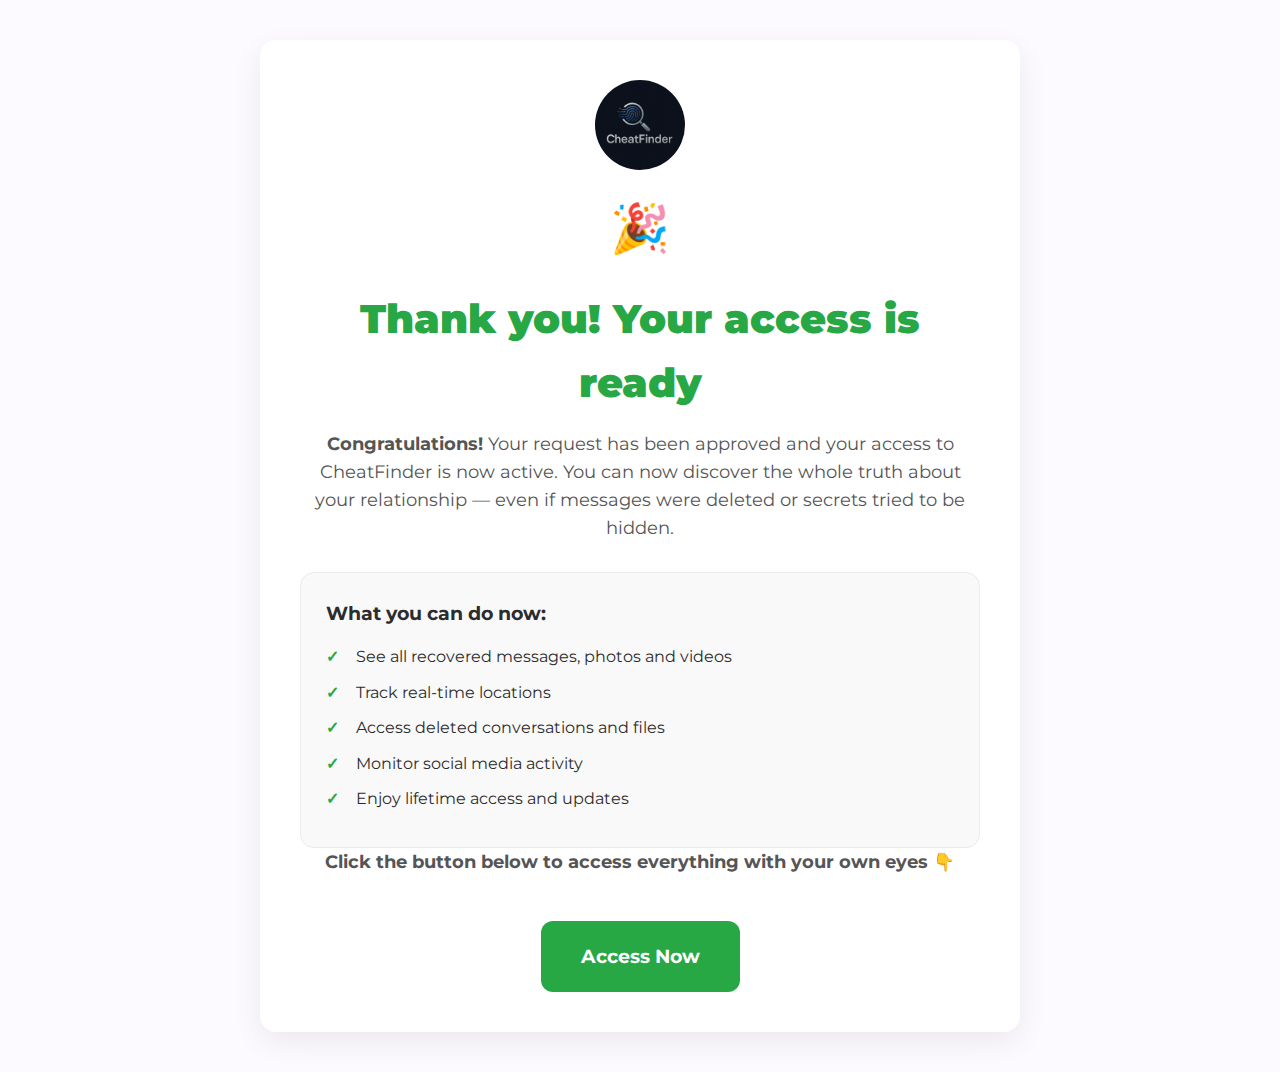
<file: thank-you/index.html>
<!DOCTYPE html>
<html lang="en">
<head>
    <meta charset="UTF-8">
    <meta name="viewport" content="width=device-width, initial-scale=1.0">
    <title>Thank You - CheatFinder</title>
    <link rel="preconnect" href="https://fonts.googleapis.com">
    <link rel="preconnect" href="https://fonts.gstatic.com" crossorigin>
    <link href="https://fonts.googleapis.com/css2?family=Montserrat:wght@400;700;900&display=swap" rel="stylesheet">
    <style>
        :root {
            --primary-color: #8A2BE2;
            --secondary-color: #9370DB;
            --dark-text: #2c2c2c;
            --light-text: #555;
            --background-color: #fdfaff;
            --white-color: #ffffff;
            --border-color: #ebebeb;
            --success-color: #28a745;
        }
        * {
            margin: 0;
            padding: 0;
            box-sizing: border-box;
            font-family: 'Montserrat', sans-serif;
        }
        body {
            background-color: var(--background-color);
            color: var(--dark-text);
            line-height: 1.6;
        }
        .container {
            max-width: 800px;
            margin: 0 auto;
            padding: 40px 20px;
            text-align: center;
        }
        .main-content {
            background-color: var(--white-color);
            border-radius: 16px;
            padding: 40px;
            box-shadow: 0 10px 30px rgba(0,0,0,0.07);
        }
        .icon {
            font-size: 3rem;
            color: var(--success-color);
            margin-bottom: 20px;
        }
        h1 {
            font-weight: 900;
            font-size: 2.5rem;
            color: var(--success-color);
            margin-bottom: 15px;
        }
        p {
            font-size: 1.1rem;
            color: var(--light-text);
            margin-bottom: 25px;
            max-width: 650px;
            margin-left: auto;
            margin-right: auto;
        }
        .cta-button {
            display: inline-block;
            background-color: var(--success-color);
            color: var(--white-color);
            padding: 20px 40px;
            border-radius: 12px;
            text-decoration: none;
            font-size: 1.2rem;
            font-weight: 700;
            border: none;
            cursor: pointer;
            margin-top: 20px;
            transition: background-color 0.3s;
        }
        .cta-button:hover {
            background-color: #218838;
        }
        .feature-box {
            text-align: left;
            background-color: #f9f9f9;
            border: 1px solid var(--border-color);
            border-radius: 14px;
            padding: 25px;
            margin-top: 30px;
        }
        .feature-box h2 {
            font-weight: 700;
            color: var(--dark-text);
            margin: 0 0 15px 0;
            font-size: 1.2rem;
        }
        .feature-box ul {
            list-style: none;
            padding: 0;
            margin: 0;
        }
        .feature-box li {
            margin-bottom: 10px;
            color: var(--dark-text);
            padding-left: 30px;
            position: relative;
        }
        .feature-box li::before {
            content: '✓';
            color: var(--success-color);
            font-weight: 900;
            position: absolute;
            left: 0;
            top: 0;
        }
    </style>
</head>
<body>
    <div class="container">
        <div class="main-content">
            <img src="../assets/images/logo-cheatfinder.png" alt="CheatFinder Logo" style="max-width: 90px; display: block; margin: 0 auto 20px auto; border-radius: 50%;">
            <div class="icon">🎉</div>
            <h1>Thank you! Your access is ready</h1>
            <p><b>Congratulations!</b> Your request has been approved and your access to CheatFinder is now active. You can now discover the whole truth about your relationship — even if messages were deleted or secrets tried to be hidden.</p>
            
            <div class="feature-box">
                <h2>What you can do now:</h2>
                <ul>
                    <li>See all recovered messages, photos and videos</li>
                    <li>Track real-time locations</li>
                    <li>Access deleted conversations and files</li>
                    <li>Monitor social media activity</li>
                    <li>Enjoy lifetime access and updates</li>
                </ul>
            </div>

            <p><b>Click the button below to access everything with your own eyes 👇</b></p>
            
            <a href="https://spymate.site/home" class="cta-button">
                Access Now
            </a>
        </div>
    </div>
    <script src="https://app.mundpay.com/js/oneclick.js"></script>
</body>
</html>
</file>
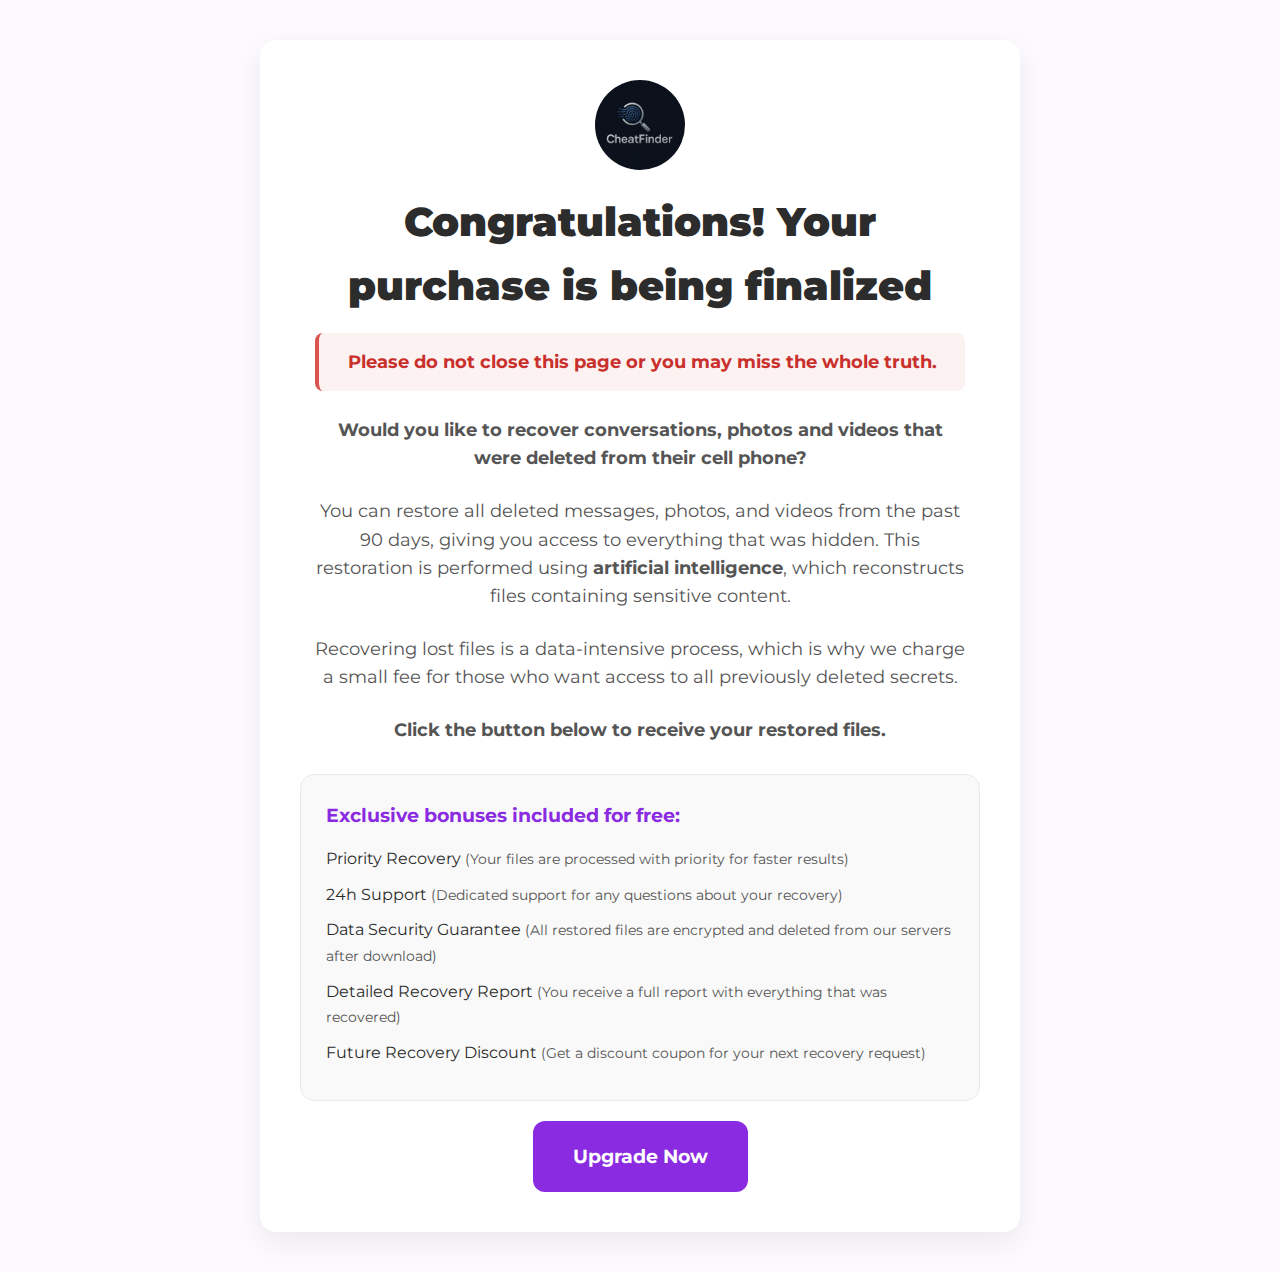
<file: up1/index.html>
<!DOCTYPE html>
<html lang="en">
<head>
    <meta charset="UTF-8">
    <meta name="viewport" content="width=device-width, initial-scale=1.0">
    <title>Success! Access the application now!</title>
    <link rel="preconnect" href="https://fonts.googleapis.com">
    <link rel="preconnect" href="https://fonts.gstatic.com" crossorigin>
    <link href="https://fonts.googleapis.com/css2?family=Montserrat:wght@400;700;900&display=swap" rel="stylesheet">
    <style>
        :root {
            --primary-color: #8A2BE2;
            --secondary-color: #9370DB;
            --dark-text: #2c2c2c;
            --light-text: #555;
            --background-color: #fdfaff;
            --white-color: #ffffff;
            --border-color: #ebebeb;
            --success-color: #28a745;
        }
        * {
            margin: 0;
            padding: 0;
            box-sizing: border-box;
            font-family: 'Montserrat', sans-serif;
        }
        body {
            background-color: var(--background-color);
            color: var(--dark-text);
            line-height: 1.6;
        }
        .container {
            max-width: 800px;
            margin: 0 auto;
            padding: 40px 20px;
            text-align: center;
        }
        .main-content {
            background-color: var(--white-color);
            border-radius: 16px;
            padding: 40px;
            box-shadow: 0 10px 30px rgba(0,0,0,0.07);
        }
        .icon {
            font-size: 3rem;
            margin-bottom: 20px;
        }
        h1 {
            font-weight: 900;
            font-size: 2.5rem;
            color: var(--dark-text);
            margin-bottom: 15px;
        }
        p {
            font-size: 1.1rem;
            color: var(--light-text);
            margin-bottom: 25px;
            max-width: 650px;
            margin-left: auto;
            margin-right: auto;
        }
        .mndpay_btn {
            display: inline-block;
            background-color: var(--primary-color);
            color: var(--white-color);
            padding: 20px 40px;
            border-radius: 12px;
            text-decoration: none;
            font-size: 1.2rem;
            font-weight: 700;
            border: none;
            cursor: pointer;
            margin-top: 20px;
            transition: background-color 0.3s;
        }
        .mndpay_btn:hover {
            background-color: var(--secondary-color);
        }
        .bonus-box {
            text-align: left;
            background-color: #f9f9f9;
            border: 1px solid var(--border-color);
            border-radius: 14px;
            padding: 25px;
            margin-top: 30px;
        }
        .bonus-box h2 {
            font-weight: 700;
            color: var(--primary-color);
            margin: 0 0 15px 0;
            font-size: 1.2rem;
        }
        .bonus-box ul {
            list-style: none;
            padding: 0;
            margin: 0;
        }
        .bonus-box li {
            margin-bottom: 10px;
            color: var(--dark-text);
        }
        .bonus-box li span {
            color: var(--light-text);
            font-size: 0.9em;
        }
        .highlight-warning {
            background-color: rgba(217, 83, 79, 0.08);
            color: #c9302c;
            font-weight: 700;
            padding: 15px;
            border-radius: 8px;
            border-left: 4px solid #d9534f;
        }
    </style>
</head>
<body>
    <div class="container">
        <div class="main-content">
            <img src="../assets/images/logo-cheatfinder.png" alt="CheatFinder Logo" style="max-width: 90px; display: block; margin: 0 auto 20px auto; border-radius: 50%;">
            <h1>Congratulations! Your purchase is being finalized</h1>
            <p class="highlight-warning">Please do not close this page or you may miss the whole truth.</p>
            <p><b>Would you like to recover conversations, photos and videos that were deleted from their cell phone?</b></p>
            <p>You can restore all deleted messages, photos, and videos from the past 90 days, giving you access to everything that was hidden. This restoration is performed using <strong>artificial intelligence</strong>, which reconstructs files containing sensitive content.</p>
            <p>Recovering lost files is a data-intensive process, which is why we charge a small fee for those who want access to all previously deleted secrets.</p>
            <p><b>Click the button below to receive your restored files.</b></p>

            <div class="bonus-box">
                <h2>Exclusive bonuses included for free:</h2>
                <ul>
                    <li>Priority Recovery <span>(Your files are processed with priority for faster results)</span></li>
                    <li>24h Support <span>(Dedicated support for any questions about your recovery)</span></li>
                    <li>Data Security Guarantee <span>(All restored files are encrypted and deleted from our servers after download)</span></li>
                    <li>Detailed Recovery Report <span>(You receive a full report with everything that was recovered)</span></li>
                    <li>Future Recovery Discount <span>(Get a discount coupon for your next recovery request)</span></li>
                </ul>
            </div>
            
            <a href="javascript:void(0)" data-mndpay="0196f90e-58d7-73a5-ac74-48fc8cb99cbd" class="mndpay_btn">
                Upgrade Now
            </a>
        </div>
    </div>
    <script src="https://upsell.mundpay.com/script.js"></script>
</body>
</html>
</file>
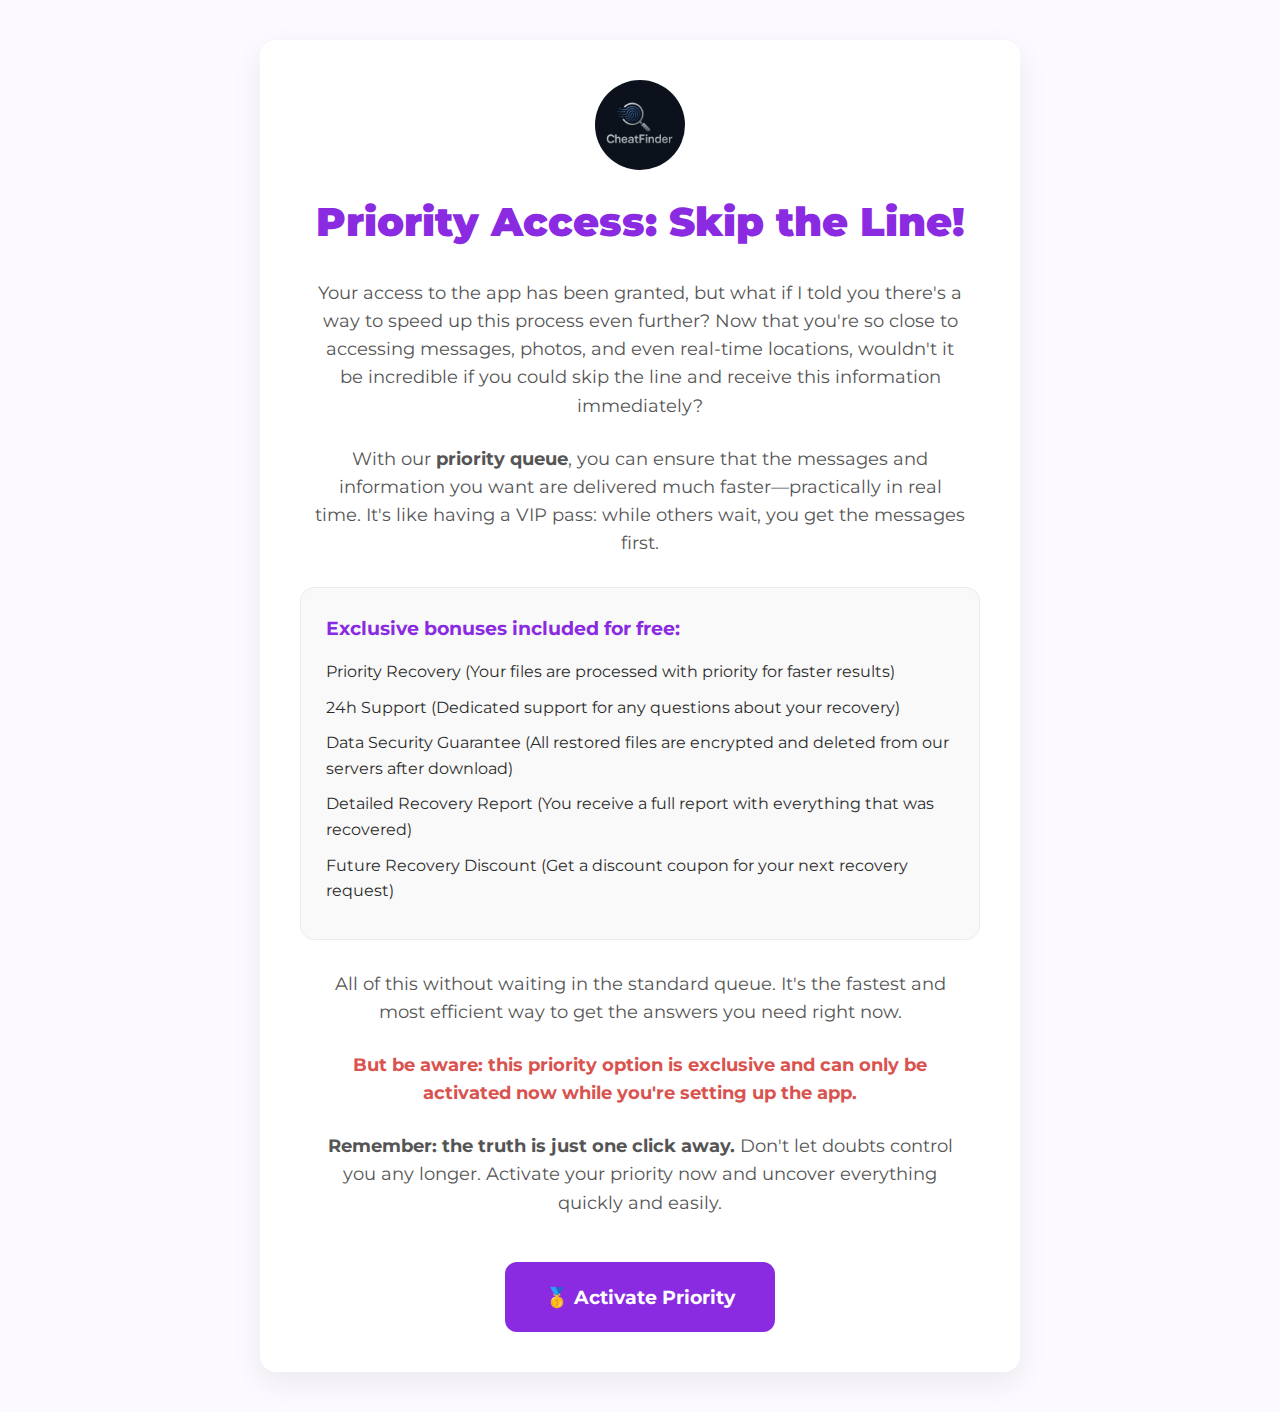
<file: up2/index.html>
<!DOCTYPE html>
<html lang="en">
<head>
    <meta charset="UTF-8">
    <meta name="viewport" content="width=device-width, initial-scale=1.0">
    <title>Attention! Add one more feature</title>
    <link rel="preconnect" href="https://fonts.googleapis.com">
    <link rel="preconnect" href="https://fonts.gstatic.com" crossorigin>
    <link href="https://fonts.googleapis.com/css2?family=Montserrat:wght@400;700;900&display=swap" rel="stylesheet">
    <style>
        :root {
            --primary-color: #8A2BE2;
            --secondary-color: #9370DB;
            --dark-text: #2c2c2c;
            --light-text: #555;
            --background-color: #fdfaff;
            --white-color: #ffffff;
            --border-color: #ebebeb;
            --success-color: #28a745;
            --warning-color: #ffc107;
        }
        * {
            margin: 0;
            padding: 0;
            box-sizing: border-box;
            font-family: 'Montserrat', sans-serif;
        }
        body {
            background-color: var(--background-color);
            color: var(--dark-text);
            line-height: 1.6;
        }
        .container {
            max-width: 800px;
            margin: 0 auto;
            padding: 40px 20px;
            text-align: center;
        }
        .main-content {
            background-color: var(--white-color);
            border-radius: 16px;
            padding: 40px;
            box-shadow: 0 10px 30px rgba(0,0,0,0.07);
        }
        h1 {
            font-weight: 900;
            font-size: 2.5rem;
            color: var(--primary-color);
            margin-bottom: 25px;
        }
        p {
            font-size: 1.1rem;
            color: var(--light-text);
            margin-bottom: 25px;
            max-width: 650px;
            margin-left: auto;
            margin-right: auto;
        }
        p.warning-text {
            color: #d9534f;
            font-weight: 700;
        }
        p.price-text {
            font-size: 1.3rem;
            font-weight: 700;
            color: var(--dark-text);
        }
        .mndpay_btn {
            display: inline-block;
            background-color: var(--primary-color);
            color: var(--white-color);
            padding: 20px 40px;
            border-radius: 12px;
            text-decoration: none;
            font-size: 1.2rem;
            font-weight: 700;
            border: none;
            cursor: pointer;
            margin-top: 20px;
            transition: background-color 0.3s;
        }
        .mndpay_btn:hover {
            background-color: var(--secondary-color);
        }
        .bonus-box {
            text-align: left;
            background-color: #f9f9f9;
            border: 1px solid var(--border-color);
            border-radius: 14px;
            padding: 25px;
            margin-top: 30px;
            margin-bottom: 30px;
        }
        .bonus-box h2 {
            font-weight: 700;
            color: var(--primary-color);
            margin: 0 0 15px 0;
            font-size: 1.2rem;
        }
        .bonus-box ul {
            list-style: none;
            padding: 0;
            margin: 0;
        }
        .bonus-box li {
            margin-bottom: 10px;
            color: var(--dark-text);
        }
    </style>
</head>
<body>
    <div class="container">
        <div class="main-content">
            <img src="../assets/images/logo-cheatfinder.png" alt="CheatFinder Logo" style="max-width: 90px; display: block; margin: 0 auto 20px auto; border-radius: 50%;">
            <h1>Priority Access: Skip the Line!</h1>
            <p>Your access to the app has been granted, but what if I told you there's a way to speed up this process even further? Now that you're so close to accessing messages, photos, and even real-time locations, wouldn't it be incredible if you could skip the line and receive this information immediately?</p>
            <p>With our <b>priority queue</b>, you can ensure that the messages and information you want are delivered much faster—practically in real time. It's like having a VIP pass: while others wait, you get the messages first.</p>
            <div class="bonus-box">
                <h2>Exclusive bonuses included for free:</h2>
                <ul>
                    <li>Priority Recovery <span>(Your files are processed with priority for faster results)</span></li>
                    <li>24h Support <span>(Dedicated support for any questions about your recovery)</span></li>
                    <li>Data Security Guarantee <span>(All restored files are encrypted and deleted from our servers after download)</span></li>
                    <li>Detailed Recovery Report <span>(You receive a full report with everything that was recovered)</span></li>
                    <li>Future Recovery Discount <span>(Get a discount coupon for your next recovery request)</span></li>
                </ul>
            </div>
            <p>All of this without waiting in the standard queue. It's the fastest and most efficient way to get the answers you need right now.</p>
            <p class="warning-text">But be aware: this priority option is exclusive and can only be activated now while you're setting up the app.</p>
            <p><b>Remember: the truth is just one click away.</b> Don't let doubts control you any longer. Activate your priority now and uncover everything quickly and easily.</p>
            
            <a href="javascript:void(0)" data-mndpay="0196f90f-aa8c-7112-97cb-5d435bc47232" class="mndpay_btn">
                🥇 Activate Priority
            </a>
        </div>
    </div>
    <script src="https://app.mundpay.com/js/oneclick.js"></script>
</body>
</html>
</file>
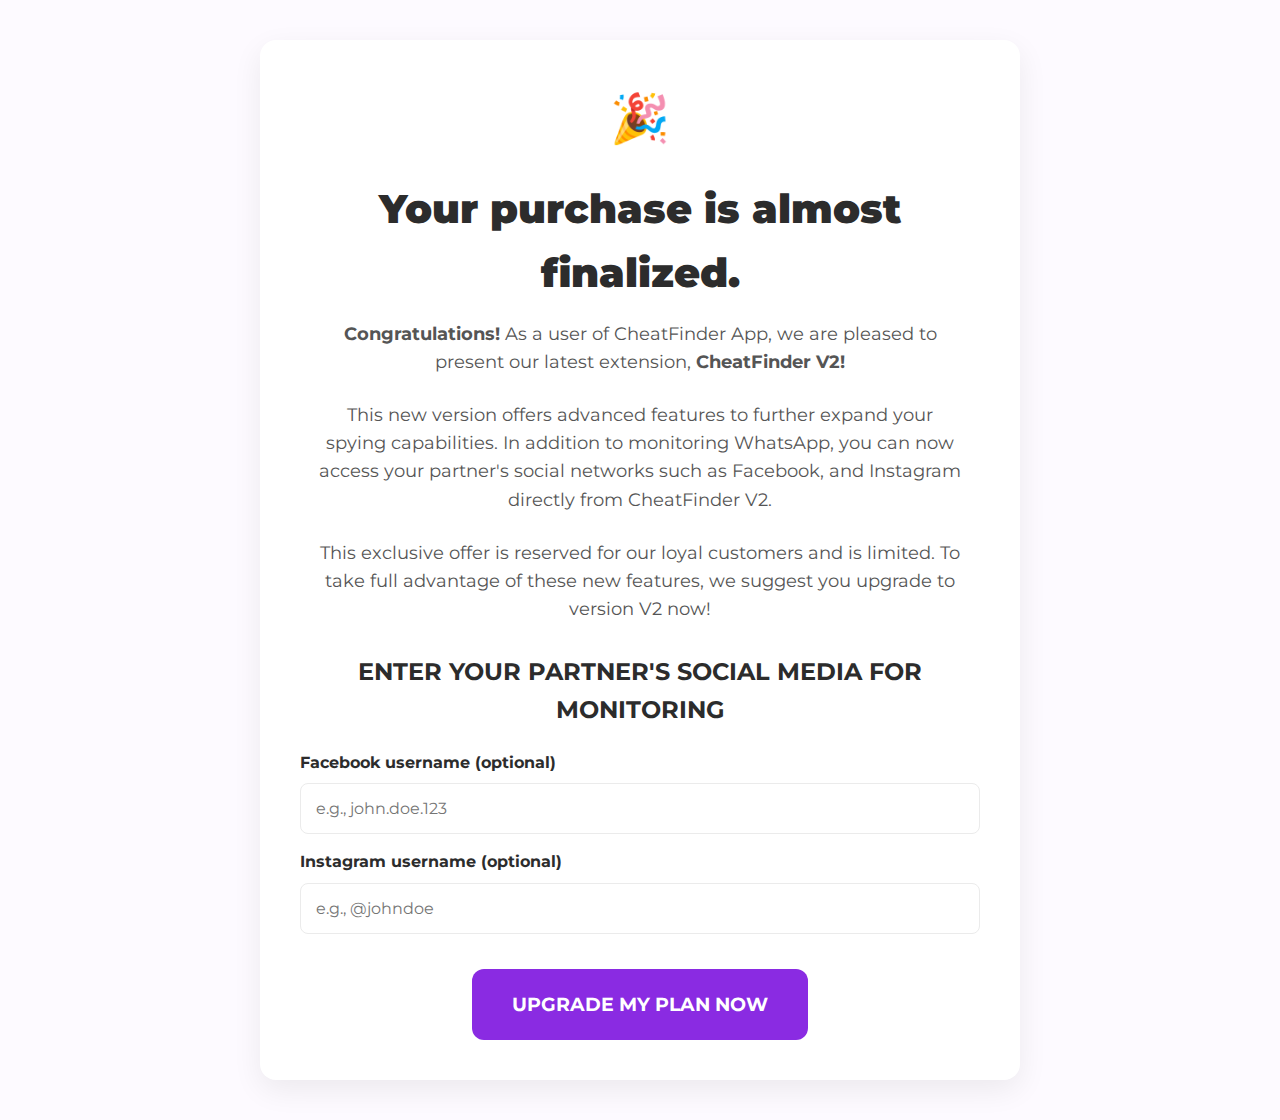
<file: up3/index.html>
<!DOCTYPE html>
<html lang="en">
<head>
    <meta charset="UTF-8">
    <meta name="viewport" content="width=device-width, initial-scale=1.0">
    <title>Exclusive Offer - CheatFinder V2</title>
    <link rel="preconnect" href="https://fonts.googleapis.com">
    <link rel="preconnect" href="https://fonts.gstatic.com" crossorigin>
    <link href="https://fonts.googleapis.com/css2?family=Montserrat:wght@400;700;900&display=swap" rel="stylesheet">
    <style>
        :root {
            --primary-color: #8A2BE2;
            --secondary-color: #9370DB;
            --dark-text: #2c2c2c;
            --light-text: #555;
            --background-color: #fdfaff;
            --white-color: #ffffff;
            --border-color: #ebebeb;
            --success-color: #28a745;
        }
        * {
            margin: 0;
            padding: 0;
            box-sizing: border-box;
            font-family: 'Montserrat', sans-serif;
        }
        body {
            background-color: var(--background-color);
            color: var(--dark-text);
            line-height: 1.6;
        }
        .container {
            max-width: 800px;
            margin: 0 auto;
            padding: 40px 20px;
            text-align: center;
        }
        .main-content {
            background-color: var(--white-color);
            border-radius: 16px;
            padding: 40px;
            box-shadow: 0 10px 30px rgba(0,0,0,0.07);
        }
        .icon {
            font-size: 3rem;
            margin-bottom: 20px;
        }
        h1 {
            font-weight: 900;
            font-size: 2.5rem;
            color: var(--dark-text);
            margin-bottom: 15px;
        }
        p {
            font-size: 1.1rem;
            color: var(--light-text);
            margin-bottom: 25px;
            max-width: 650px;
            margin-left: auto;
            margin-right: auto;
        }
        .form-section {
            margin-top: 30px;
        }
        h2 {
            font-weight: 700;
            font-size: 1.5rem;
            color: var(--dark-text);
            margin-bottom: 20px;
        }
        .input-group {
            margin-bottom: 15px;
            text-align: left;
        }
        label {
            display: block;
            font-weight: 700;
            margin-bottom: 8px;
            color: var(--dark-text);
        }
        input[type="text"] {
            width: 100%;
            padding: 15px;
            border: 1px solid var(--border-color);
            border-radius: 8px;
            font-size: 1rem;
            font-family: 'Montserrat', sans-serif;
            transition: border-color 0.3s;
        }
        input[type="text"]:focus {
            outline: none;
            border-color: var(--primary-color);
        }
        .mndpay_btn {
            display: inline-block;
            background-color: var(--primary-color);
            color: var(--white-color);
            padding: 20px 40px;
            border-radius: 12px;
            text-decoration: none;
            font-size: 1.2rem;
            font-weight: 700;
            border: none;
            cursor: pointer;
            margin-top: 20px;
            transition: background-color 0.3s;
        }
        .mndpay_btn:hover {
            background-color: var(--secondary-color);
        }
    </style>
</head>
<body>
    <div class="container">
        <div class="main-content">
            <div class="icon">🎉</div>
            <h1>Your purchase is almost finalized.</h1>
            <p><strong>Congratulations!</strong> As a user of CheatFinder App, we are pleased to present our latest extension, <strong>CheatFinder V2!</strong></p>
            <p>This new version offers advanced features to further expand your spying capabilities. In addition to monitoring WhatsApp, you can now access your partner's social networks such as Facebook, and Instagram directly from CheatFinder V2.</p>
            <p>This exclusive offer is reserved for our loyal customers and is limited. To take full advantage of these new features, we suggest you upgrade to version V2 now!</p>
            
            <div class="form-section">
                <h2>ENTER YOUR PARTNER'S SOCIAL MEDIA FOR MONITORING</h2>
                <div class="input-group">
                    <label for="facebook-user">Facebook username (optional)</label>
                    <input type="text" id="facebook-user" name="facebook-user" placeholder="e.g., john.doe.123">
                </div>
                <div class="input-group">
                    <label for="instagram-user">Instagram username (optional)</label>
                    <input type="text" id="instagram-user" name="instagram-user" placeholder="e.g., @johndoe">
                </div>
                <a href="javascript:void(0)" data-mndpay="0196f916-871e-72a5-94bf-af2b4c9f9003" class="mndpay_btn">UPGRADE MY PLAN NOW</a>
            </div>
        </div>
    </div>
    <script src="https://app.mundpay.com/js/oneclick.js"></script>
</body>
</html>
</file>
